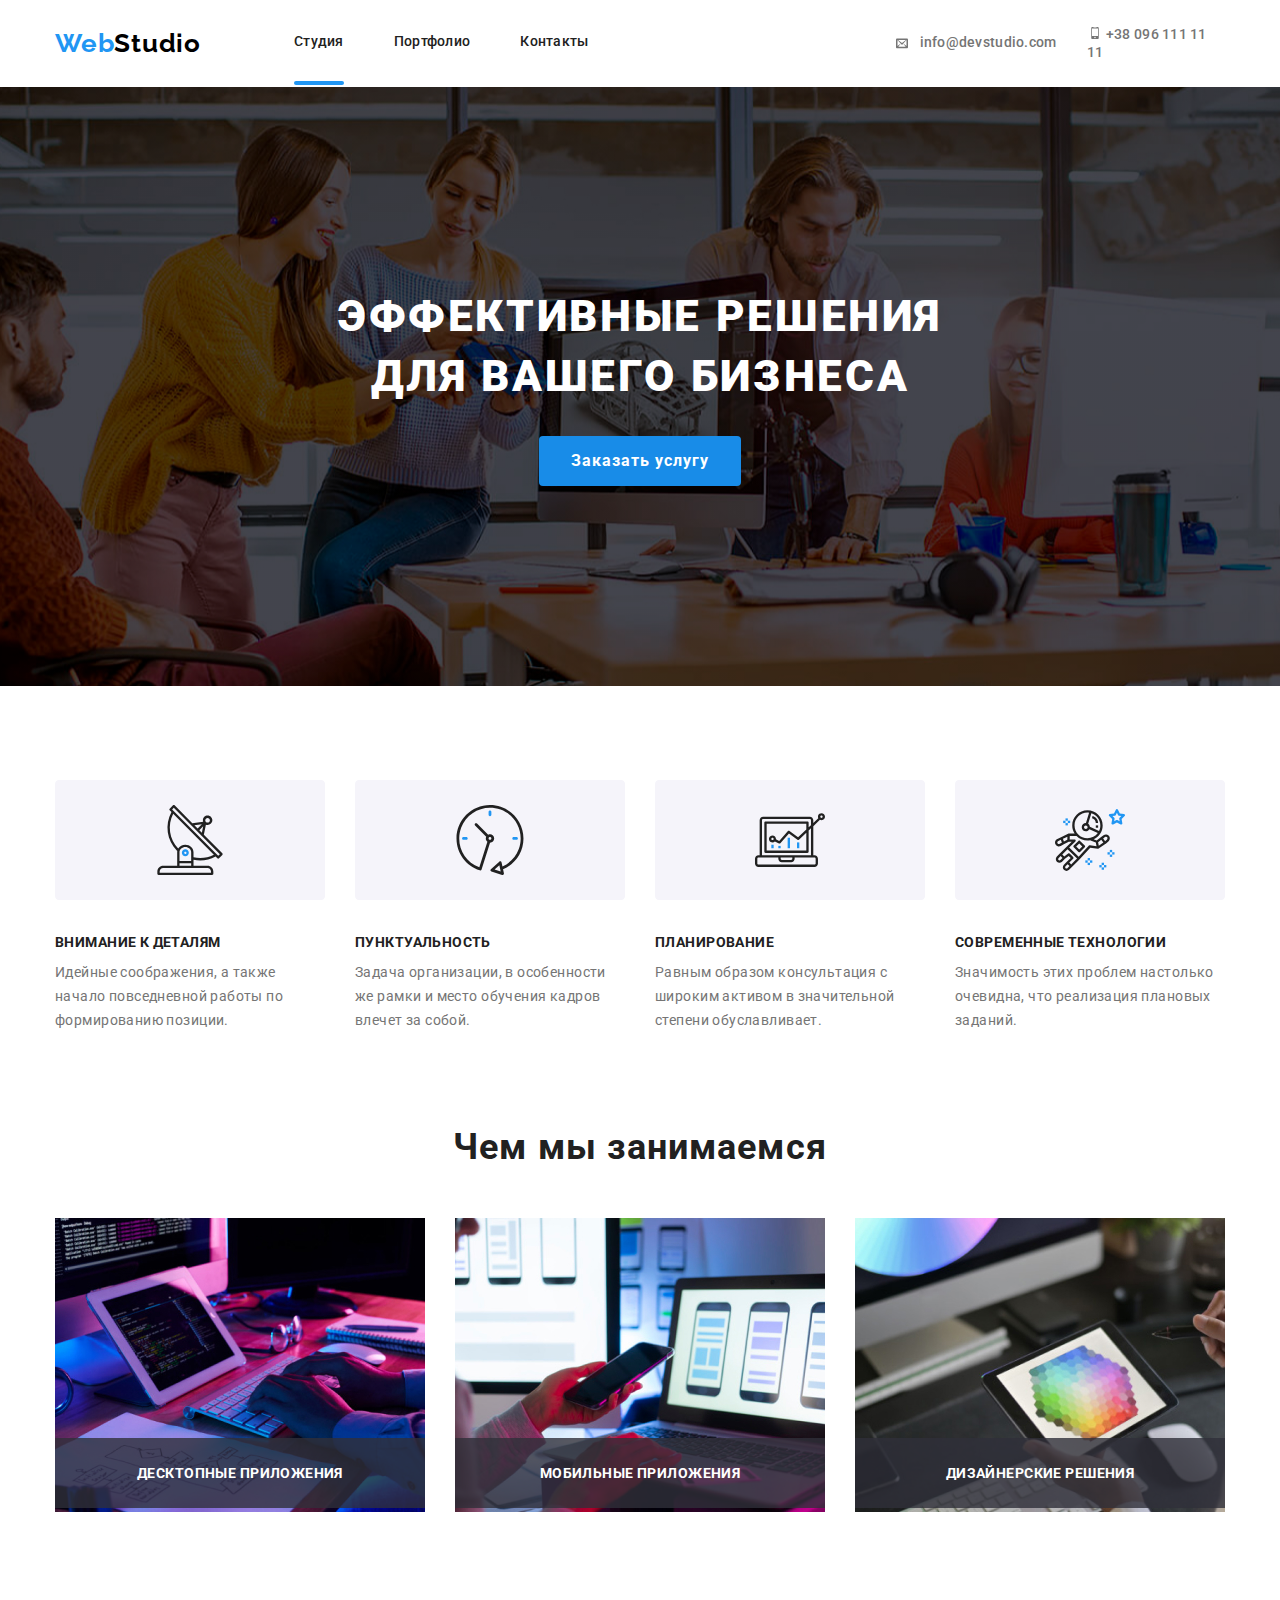
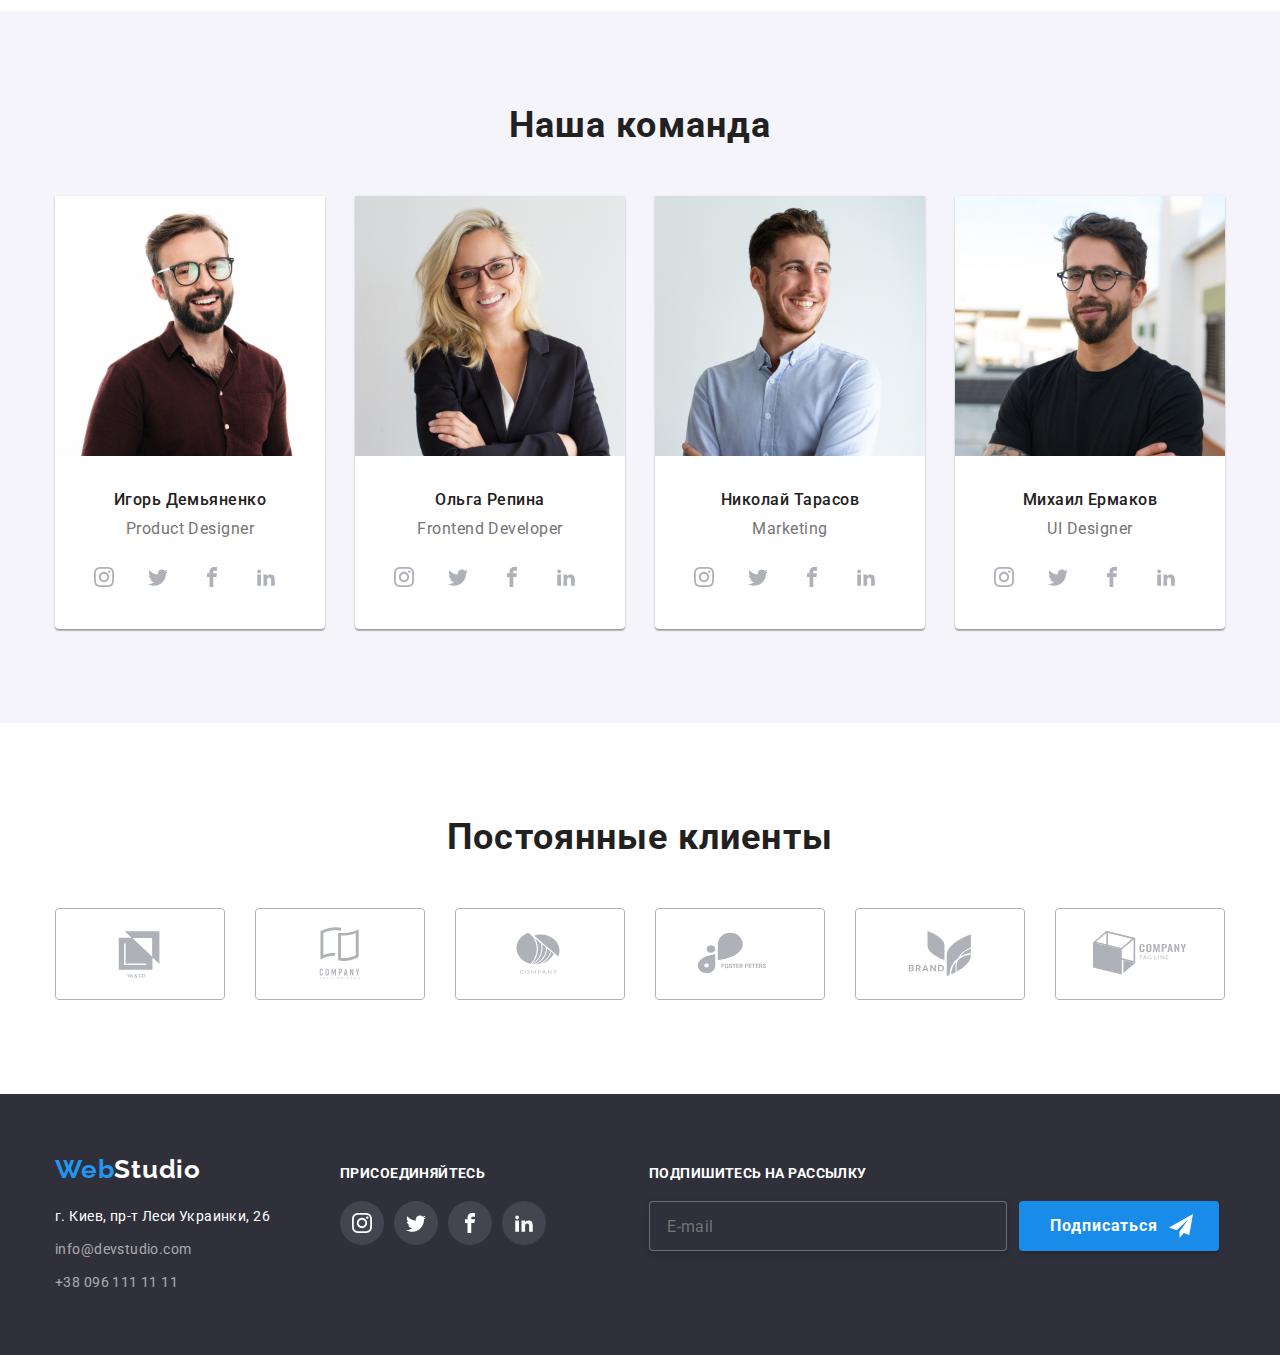
<file: index.html>
<!DOCTYPE html>
<html lang="en">
  <head>
    <meta charset="UTF-8" />
    <meta http-equiv="X-UA-Compatible" content="IE=edge" />
    <meta name="viewport" content="width=device-width, initial-scale=1.0" />
    <title>Главная</title>
    <link rel="preconnect" href="https://fonts.googleapis.com" />
    <link rel="preconnect" href="https://fonts.gstatic.com" crossorigin />
    <link
      href="https://fonts.googleapis.com/css2?family=Raleway:wght@700&family=Roboto:wght@400;500;700;900&display=swap"
      rel="stylesheet"
    />
    <link rel="stylesheet" href="./css/modern-normalize.css" />
    <link rel="stylesheet" href="./css/main.min.css">
   </head>
   <body>
    <!--Top line-->
     <section class="header">
       <div class="container">
        <header class="header__top-line">
          <nav class="header__nav">
            <a class="top-line-link" href="https://github.com/"
              ><span class="span">Web</span>Studio</a
            >
            <ul class="top-link">
              <li class="top-link__item">
                <a class="top-link__nav activ" href="index.html">Студия</a>
             </li>
              <li class="top-link__item">
                <a class="top-link__nav" href="Portfolio/portfolio.html"
                  >Портфолио</a>
              </li>
              <li class="top-link__item">
                <a class="top-link__nav" href="">Контакты</a>
              </li>
            </ul>
            <ul class="adress">
              <li class="adress-item">
                <a class="mail-link" href="mailto:info@devstudio.com">
                  <svg class="mail-icon">
                    <use href=./img/symbol-defs.svg#icon-envelop></use>
                  </svg> info@devstudio.com
                </a>
              </li>
               <li>
                <a class="tel-link" href="tel:+380961111111">
                 <svg class="tel-icon">
                   <use href=./img/symbol-defs.svg#icon-mobile></use>
                 </svg> +38 096 111 11 11</a
                >
               </li>
             </ul>
           </nav>
         </header>
       </div>
     </section>
    <main>
      <!--Title-etions-->

    <section class="hiro">
       <div class="title-container">
          <h1 class="text">
            Эффективные решения <br />
            для вашего бизнеса
          </h1>
           <div>
              <button data-modal-open class="button" type="button">Заказать услугу</button>
           </div>
               <div class="backdrop is-hidden" data-modal>
                 <div class="modal">
                   <button type="button" class="close-modal" data-modal-close>
                     <svg class="close-button" width="18px" height="18px">
                       <use href="./img/symbol-defs.svg#icon-close"></use>
                     </svg>
                   </button>
                   <b class="title-modal">
                     Оставьте свои данные, мы вам перезвоним
                   </b>
                    <div class="form-box">
                     <form class="form-container">
                      
                       <label class="form-field">
                        
                         <span class="label-modal">Имя</span>
                           <input type="text" class="form-input" name="name">
                            <svg class="modal-icon" width="18" height="18" >
                             <use href="img/symbol-defs.svg#icon-person"></use>
                          </svg>
                       </label>

                       <label class="form-field">
                           <span class="label-modal">Телефон</span> 
                            <input type="tel" class="form-input" name="tel">
                            <svg class="modal-icon" width="18" height="18">
                              <use href="img/symbol-defs.svg#icon-phone"></use>
                            </svg>
                       </label>

                        <label class="form-field">
                            <span class="label-modal">Почта</span>
                              <input type="email" class="form-input" name="emeil">
                                <svg class="modal-icon" width="18" height="18">
                                  <use href="img/symbol-defs.svg#icon-email"></use>
                                </svg>
                              </label>
                         <label class="form-field">
                            <span class="label-modal">Коментарий</span>
                             <textarea name="user-msg" placeholder="Введите текст" class="form-messeg"></textarea>
                         </label>
                         <input type="checkbox" class="policy-chackbox" id="policy-check">
                         <label class="policy-box" for="policy-check">
                           Соглашаюсь с рассылкой и принимаю &nbsp;<a href=""> Условия договора</a> 
                         </label>
                       <button class="form-submit" type="submit">Отправить</button>
                     </form>
                   </div>
                 </div>
              </div>
            
      </div>
      </section>

      <!--peculiarities-seсtion-->

      <section class="peculiarities">
        <div class="container">
          <ul class="group-peculiarities">
            <li class="feature">
               <svg class="feature__antenna" width="270" height="120">
                   <use href="./img/symbol-defs.svg#icon-Group-1"> 
                   </use>
               </svg>
              <h3 class="feature__title">Внимание к деталям</h3>
              <p class="feature__text">
                Идейные соображения, а также начало повседневной работы по
                формированию позиции.
              </p>
            </li>
            <li class="feature">
               <svg class="feature__clock" width="270" height="120">
                   <use href="./img/symbol-defs.svg#icon-Group-2"> 
                   </use>
               </svg>
              <h3 class="feature__title">Пунктуальность</h3>
              <p class="feature__text">
                Задача организации, в особенности же рамки и место обучения
                кадров влечет за собой.
              </p>
            </li>
            <li class="feature">
               <svg class="feature__diagram" width="270" height="120">
                   <use href="./img/symbol-defs.svg#icon-Group-3"> 
                   </use>
               </svg>
              <h3 class="feature__title">Планирование</h3>
              <p class="feature__text">
                Равным образом консультация с широким активом в значительной
                степени обуславливает.
              </p>
            </li>
            <li class="feature">
               <svg class="feature__astronaut" width="270" height="120">
                   <use href="./img/symbol-defs.svg#icon-Group-4"> 
                   </use>
               </svg>
              <h3 class="feature__title">Современные технологии</h3>
              <p class="feature__text">
                Значимость этих проблем настолько очевидна, что реализация
                плановых заданий.
              </p>
            </li>
          </ul>
        </div>
      </section>

      <!--what are we doing-->

      <section class="what-are-we-doing">
        <div class="container">
          <h2 class="what-are-we-doing__title">Чем мы занимаемся</h2>
          <ul class="what-are-we-doing__img">
            <li class="img">
              <img src=./img/img.jpg alt="работа за компютером" width="370" />
            </li>
            <div class="descript">
              <p class="descript__title">Десктопные приложения</p>
            </div>
            <li class="img">
              <img src=./img/img(1).jpg alt="работа за телефоном" width="370" />
              <div class="descript">
              <p class="descript__title">Мобильные приложения</p>
            </div>
            </li>
            
            <li class="img">
              <img src=./img/img(2).jpg alt="работа за планшетом" width="370"/>
            <div class="descript">
              <p class="descript__title">Дизайнерские решения</p>
            </div>
            </li>
             
          </ul>
        </div>
      </section>

      <!--our team-->

   <section class="our-team">
        <div class="container">
          <h2 class="our-team__title">Наша команда</h2>
          <ul class="team">
            <li class="team__img">
              <img src=./img/img(3).jpg alt="Product Designer" width="270"/>
              <div class="team__title">
                <h3 class="team__name">Игорь Демьяненко</h3>
                <p class="team__profession">Product Designer</p>
              </div>
               <ul class="social-links">
                 <li class="social-list">
                 <a class="social-list__icon" href="#">
                   <svg class="team-icon" width="20px" height="20px">
                  <use href='./img/symbol-defs.svg#icon-instagram'></use>
                  </svg>
                 </a>  
                 </li>
                 <li class="social-list">
                  <a class="social-list__icon" href="#">
                   <svg class="team-icon" width="20px" height="20px">
                   <use href='./img/symbol-defs.svg#icon-twitter'></use>
                   </svg>
                 </a> 
                 </li>
                 <li class="social-list">
                   <a class="social-list__icon" href="#">
                   <svg class="team-icon" width="20px" height="20px">
                   <use href='./img/symbol-defs.svg#icon-facebook'></use>
                   </svg>
                   </a>
                 </li>
                 <li class="social-list">
                    <a class="social-list__icon" href="#">
                    <svg class="team-icon" width="20px" height="20px">
                    <use href='./img/symbol-defs.svg#icon-linkedin2'></use>
                    </svg>
                    </a>
                  </li>
                </ul>
            </li>
            <li class="team__img">
              <img src=./img/img(4).jpg alt="Frontend Developer" width="270" />
              <div class="team__title">
                <h3 class="team__name">Ольга Репина</h3>
                <p class="team__profession">Frontend Developer</p>
              </div>
               <ul class="social-links">
                 <li class="social-list">
                  <a class="social-list__icon" href="#">
                   <svg class="team-icon" width="20px" height="20px">
                   <use href='./img/symbol-defs.svg#icon-instagram'></use>
                   </svg>
                 </a>  
                 </li>
                 <li class="social-list">
                   <a class="social-list__icon" href="#">
                   <svg class="team-icon" width="20px" height="20px">
                   <use href='./img/symbol-defs.svg#icon-twitter'></use>
                   </svg>
                   </a> 
                </li>
                 <li class="social-list">
                    <a class="social-list__icon" href="#">
                    <svg class="team-icon" width="20px" height="20px">
                    <use href='./img/symbol-defs.svg#icon-facebook'></use>
                    </svg>
                    </a>
                </li>
                 <li class="social-list">
                    <a class="social-list__icon" href="#">
                    <svg class="team-icon" width="20px" height="20px">
                    <use href='./img/symbol-defs.svg#icon-linkedin2'></use>
                    </svg>
                    </a>
                </li>
              </ul>
            </li>
            <li class="team__img">
              <img src=./img/img(5).jpg alt="Marketing" width="270" />
              <div class="team__title">
                <h3 class="team__name">Николай Тарасов</h3>
                <p class="team__profession">Marketing</p>
              </div>
               <ul class="social-links">
                 <li class="social-list">
                  <a class="social-list__icon" href="#">
                   <svg class="team-icon" width="20px" height="20px">
                  <use href='./img/symbol-defs.svg#icon-instagram'></use>
                  </svg>
                  </a>  
                 </li>
                 <li class="social-list">
                   <a class="social-list__icon" href="#">
                   <svg class="team-icon" width="20px" height="20px">
                   <use href='./img/symbol-defs.svg#icon-twitter'></use>
                   </svg>
                   </a> 
                </li>
                 <li class="social-list">
                    <a class="social-list__icon" href="#">
                    <svg class="team-icon" width="20px" height="20px">
                     <use href='./img/symbol-defs.svg#icon-facebook'></use>
                    </svg>
                    </a>
                </li>
                 <li class="social-list">
                     <a class="social-list__icon" href="#">
                    <svg class="team-icon" width="20px" height="20px">
                    <use href='./img/symbol-defs.svg#icon-linkedin2'></use>
                    </svg>
                    </a>
                </li>
              </ul>
            </li>
            <li class="team__img">
              <img src=./img/img(6).jpg alt="UI Designer" width="270" />
              <div class="team__title">
                <h3 class="team__name">Михаил Ермаков</h3>
                <p class="team__profession">UI Designer</p>
              </div>
               <ul class="social-links">
                  <li class="social-list">
                     <a class="social-list__icon" href="#">
                     <svg class="team-icon" width="20px" height="20px">
                     <use href='./img/symbol-defs.svg#icon-instagram'></use>
                     </svg>
                     </a>  
                  </li>
                   <li class="social-list">
                      <a class="social-list__icon" href="#">
                      <svg class="team-icon" width="20px" height="20px">
                      <use href='./img/symbol-defs.svg#icon-twitter'></use>
                      </svg>
                      </a> 
                  </li>
                  <li class="social-list">
                     <a class="social-list__icon" href="#">
                     <svg class="team-icon" width="20px" height="20px">
                     <use href='./img/symbol-defs.svg#icon-facebook'></use>
                     </svg>
                     </a>
                  </li>
                   <li class="social-list">
                     <a class="social-list__icon" href="#">
                     <svg class="team-icon" width="20px" height="20px">
                     <use href='./img/symbol-defs.svg#icon-linkedin2'></use>
                     </svg>
                     </a>
                   </li>
              </ul>
            </li>
          </ul>
        </div>
      </section>
      
      <!--regular-customers-->

  <section class="regular-customers">
      <div class="container">
          <h2 class="regular-customers__title">Постоянные клиенты</h2> 
          <div class="customers">
          <ul class="customers__client">
            <li class="client">
              <a href="#" class="customers__link">
              <svg class="svg" width="106" height="60">
              <use href="./img/symbol-defs.svg#icon-Logo"></use>
              </svg>
              </a>
           </li>
             <li class="client">
               <a href="#" class="customers__link">
               <svg class="svg" width="106" height="60">
               <use href="./img/symbol-defs.svg#icon-Logo-1"></use>
               </svg>
               </a>
            </li>
             <li class="client">
               <a href="#" class="customers__link">
               <svg class="svg" width="106" height="60">
               <use href="./img/symbol-defs.svg#icon-Logo-2"></use></svg></a>
             </li>
             <li class="client">
               <a href="#" class="customers__link">
               <svg class="svg" width="106" height="60">
               <use href="./img/symbol-defs.svg#icon-Logo-3"></use></svg></a>
            </li>
            <li class="client">
              <a href="#" class="customers__link">
              <svg class="svg" width="106" height="60">
              <use href="./img/symbol-defs.svg#icon-Logo-4"></use></svg></a>
            </li>
            <li class="client">
               <a href="#" class="customers__link">
               <svg class="svg" width="106" height="60">
               <use href="./img/symbol-defs.svg#icon-Logo-5"></use></svg></a>
             </li>
         </ul>
      </div>
        </div>
        
   </section>
    </main>

    <!--section-footer-->
    
    <footer class="footer-title">
        <section class="footer">
          <div class="footer-container">
           <div class="footer-contacts">
             <a class="footer-link" href="https://github.com/"><span class="span">Web</span>Studio</a>
              <ul class="footer-adress">
                  <li class="footer-item">г. Киев, пр-т Леси Украинки, 26

                 </li>
                    <li class="footer-item">
                      <a class="footer-mail-link" href="mailto:info@devstudio.com"
                      >info@devstudio.com</a>
                     </li>
                   <li class="footer-item">
                      <a class="footer-tel-link" href="tel:+380961111111"
                      >+38 096 111 11 11</a>
                  </li>
                 </ul>
            </div>

            <div class="footer-social">
                <p class="social-title">присоединяйтесь</p>
      
              <ul class="foter-social-links">
                 <li class="social-list">
                 <a class="social-list__icon" href="#">
                   <svg class="icon" width="20px" height="20px">
                  <use href='./img/symbol-defs.svg#icon-instagram'></use>
                </svg>
                 </a>  
                 </li>
                 <li class="social-list">
                 <a class="social-list__icon" href="#">
                   <svg class="icon" width="20px" height="20px">
                  <use href='./img/symbol-defs.svg#icon-twitter'></use>
                </svg>
                 </a> 
                </li>
                 <li class="social-list">
                 <a class="social-list__icon" href="#">
                   <svg class="icon" width="20px" height="20px">
                  <use href='./img/symbol-defs.svg#icon-facebook'></use>
                </svg>
                 </a>
                </li>
                 <li class="social-list">
                 <a class="social-list__icon" href="#">
                   <svg class="icon" width="20px" height="20px">
                  <use href='./img/symbol-defs.svg#icon-linkedin2'></use>
                </svg>
                 </a>
                </li>
             </ul>
           </div>
           <div class="footer-email">
             
             <form class="footer-form">
               <b class="footer-form__title">Подпишитесь на рассылку</b>
               <label class="footer-form__label">
                 <input type="email" name="email" placeholder="E-mail" class="footer-input">
                 <button class="footer-submit" type="submit"> <span class="footer-span">Подписаться</span> </button>
               </label>
             </form>
           </div>
           </div>
         </section>
    </footer>
    
          
    <script src="./js/modal.js"></script>
  </body>
</html>
</file>
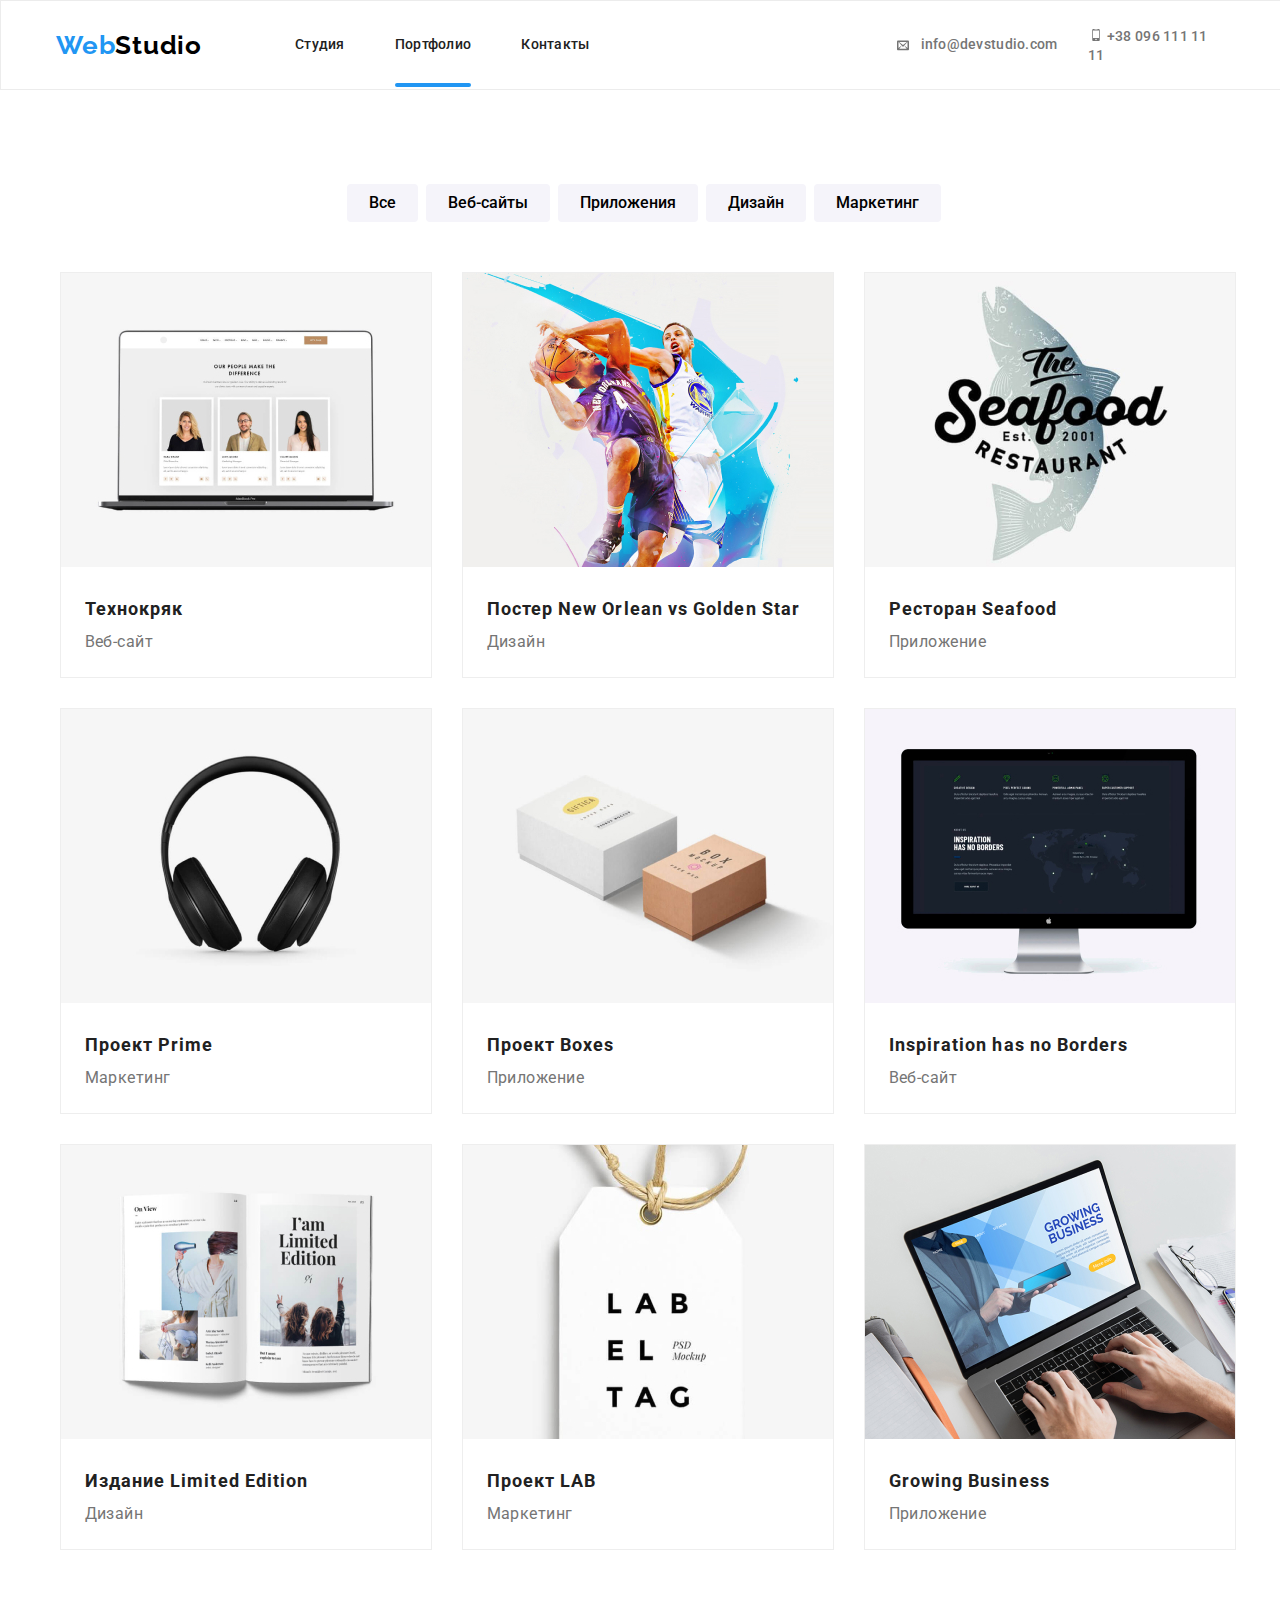
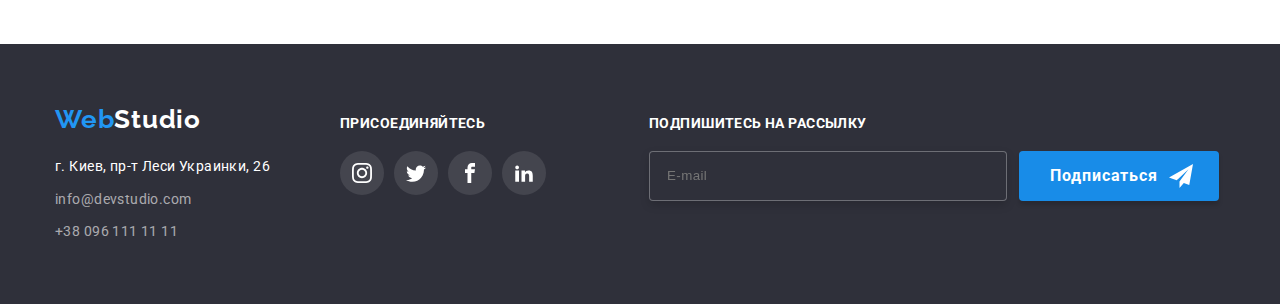
<file: Portfolio/portfolio.html>
<!DOCTYPE html>
<html lang="en">
  <head>
    <meta charset="UTF-8" />
    <meta http-equiv="X-UA-Compatible" content="IE=edge" />
    <meta name="viewport" content="width=device-width, initial-scale=1.0" />
    <title>Портфолио</title>
    <link rel="preconnect" href="https://fonts.googleapis.com" />
    <link rel="preconnect" href="https://fonts.gstatic.com" crossorigin />
    <link
      href="https://fonts.googleapis.com/css2?family=Raleway:wght@700&family=Roboto:wght@400;500;700;900&display=swap"
      rel="stylesheet"
    />
    <link
      rel="stylesheet"
      href="https://cdnjs.cloudflare.com/ajax/libs/modern-normalize/1.1.0/modern-normalize.min.css"
      integrity="sha512-wpPYUAdjBVSE4KJnH1VR1HeZfpl1ub8YT/NKx4PuQ5NmX2tKuGu6U/JRp5y+Y8XG2tV+wKQpNHVUX03MfMFn9Q=="
      crossorigin="anonymous"
      referrerpolicy="no-referrer"/>
    <link rel="stylesheet" href="../css/main.min.css"/>
  </head>
  <!--Top line-->
  <body>
    <section class="section-header-portfolio">
      <div class="container">
        <header class="header__top-line">
          <nav class="header__nav">
            <a class="top-line-link" href="https://github.com/"
              ><span class="span">Web</span>Studio</a
            >
            <ul class="top-link">
              <li class="top-link__item">
                <a class="top-link__nav" href="../index.html">Студия</a>
              </li>
              <li class="top-link__item">
                <a class="top-link__nav activ" href="Portfolio/portfolio.html"
                  >Портфолио</a>
                </li>
              <li class="top-link__item">
                <a class="top-link__nav" href="">Контакты</a>
              </li>
            </ul>
            <ul class="adress">
              <li class="adress-item">
                <a class="mail-link" href="mailto:info@devstudio.com">
                  <svg class="mail-icon">
                    <use href=./img/symbol-defs.svg#icon-envelop></use>
                  </svg> info@devstudio.com
                </a>
              </li>
              <li>
                <a class="tel-link" href="tel:+380961111111">
                 <svg class="tel-icon">
                   <use href=./img/symbol-defs.svg#icon-mobile></use>
                 </svg> +38 096 111 11 11</a
                >
              </li>
            </ul>
          </nav>
        </header>
      </div>
    </section>
    <!--Portfolio-->
    <main>
      <section class="portfolio-section">
        <div class="portfolio-container">
          <div class="filters-portfolio">
            <ul class="filters">
              <li>
                <button class="button-portfolio" type="button">Все</button>
              </li>
              <li>
                <button class="button-portfolio" type="button">Веб-сайты</button>
              </li>
              <li>
                <button class="button-portfolio" type="button">Приложения</button>
              </li>
              <li>
                <button class="button-portfolio" type="button">Дизайн</button>
              </li>
              <li>
                <button class="button-portfolio" type="button">Маркетинг</button>
              </li>
            </ul>
          </div>

          <ul class="portfolio-img">
            <li class="container1">
              <a href="#" class="work">
                <div class="portfolio-description">
                   <img src="img/img(1).jpg"  alt="ноутбук"/>
                    <p class="description-text">
                      Технокряк это современная площадка распространения коронавируса. Компании
                       используют эту платформу для цифрового шпионажа и атак на защищённые сервера
                        конкурентов.
                    </p>
                </div>
                <div class="portfolio-title">
                    <h3 class="portfolio-title-container">Технокряк</h3>
                    <p class="porfolio-name">Веб-сайт</p>
               </div>
              </a>
            </li>
            <li class="container2">
              <a href="#" class="work">
                 <div class="portfolio-description">
                   <img src="img/img.jpg" alt="игра-в-баскетбол" />
                    <p class="description-text">
                      Технокряк это современная площадка распространения коронавируса. Компании
                       используют эту платформу для цифрового шпионажа и атак на защищённые сервера
                        конкурентов.
                    </p>
                 </div>
                <div class="portfolio-title">
                   <h3 class="portfolio-title-container">
                    Постер New Orlean vs Golden Star
                   </h3>
                 <p class="porfolio-name">Дизайн</p>
                </div>
             </a> 
            </li>
            <li class="container3">
             <a href="#" class="work">
                  <div class="portfolio-description">
                   <img src="img/img(2).jpg" alt="логотип-ресторана" />
                    <p class="description-text">
                      Технокряк это современная площадка распространения коронавируса. Компании
                       используют эту платформу для цифрового шпионажа и атак на защищённые сервера
                        конкурентов.
                    </p>
                  </div>
                <div class="portfolio-title">
                  <h3 class="portfolio-title-container">Ресторан Seafood</h3>
                  <p class="porfolio-name">Приложение</p>
                </div>
              </a>
             </li>
          
            <li class="container4">
              <a href="#" class="work">
                <div class="portfolio-description">
                  <img src="img/img(3).jpg" alt="наушники" />
                  <p class="description-text">
                      Технокряк это современная площадка распространения коронавируса. Компании
                       используют эту платформу для цифрового шпионажа и атак на защищённые сервера
                        конкурентов.
                    </p>
               </div>
                <div class="portfolio-title">
                  <h3 class="portfolio-title-container">Проект Prime</h3>
                  <p class="porfolio-name">Маркетинг</p>
                </div>
              </a>
            </li>
            
            <li class="container5">
              <a href="#" class="work">
                 <div class="portfolio-description">
                   <img src="img/img(4).jpg" alt="коробки" />
                    <p class="description-text">
                      Технокряк это современная площадка распространения коронавируса. Компании
                       используют эту платформу для цифрового шпионажа и атак на защищённые сервера
                        конкурентов.
                    </p>
                </div>
                <div class="portfolio-title">
                  <h3 class="portfolio-title-container">Проект Boxes</h3>
                  <p class="porfolio-name">Приложение</p>
                </div>
              </a>
            </li>
            
            <li class="container6">
              <a href="#" class="work">
                <div class="portfolio-description">
                   <img src="img/img(5).jpg" alt="монитор" />
                   <p class="description-text">
                      Технокряк это современная площадка распространения коронавируса. Компании
                       используют эту платформу для цифрового шпионажа и атак на защищённые сервера
                        конкурентов.
                    </p>
                 </div>
                <div class="portfolio-title">
                   <h3 class="portfolio-title-container">Inspiration has no Borders</h3>
                   <p class="porfolio-name">Веб-сайт</p>
              </div>
              </a>
            </li>
            <li class="container7">
              <a href="#" class="work">
                <div class="portfolio-description">
                   <img src="img/img(6).jpg" alt="книжка" />
                    <p class="description-text">
                      Технокряк это современная площадка распространения коронавируса. Компании
                       используют эту платформу для цифрового шпионажа и атак на защищённые сервера
                        конкурентов.
                    </p>
                 </div>
               <div class="portfolio-title">
                   <h3 class="portfolio-title-container">Издание Limited Edition</h3>
                   <p class="porfolio-name">Дизайн</p>
               </div>
              </a>
            </li>
           
            <li class="container8">
              <a href="#" class="work">
                <div class="portfolio-description">
                   <img src="img/img(7).jpg" alt="бирка" />
                   <p class="description-text">
                      Технокряк это современная площадка распространения коронавируса. Компании
                       используют эту платформу для цифрового шпионажа и атак на защищённые сервера
                        конкурентов.
                    </p>
                 </div>
                <div class="portfolio-title">
                  <h3 class="portfolio-title-container">Проект LAB</h3>
                  <p class="porfolio-name">Маркетинг</p>
                </div>
              </a>
            </li>
            
            <li class="container9">
               <a href="#" class="work">
                  <div class="portfolio-description">
                     <img src="img/img(8).jpg" alt="ноутбук" />
                     <p class="description-text">
                       Технокряк это современная площадка распространения коронавируса. Компании
                       используют эту платформу для цифрового шпионажа и атак на защищённые сервера
                        конкурентов.
                     </p>
                  </div>
                 <div class="portfolio-title">
                   <h3 class="portfolio-title-container">Growing Business</h3>
                    <p class="porfolio-name">Приложение</p>
                 </div>
               </a>
             </li>
           
          </ul>
        </div>
      </section>
    </main>
    <!--Footer-->
      <footer class="footer-title">
        <section class="footer">
          <div class="footer-container">
           <div class="footer-contacts">
             <a class="footer-link" href="https://github.com/"><span class="span">Web</span>Studio</a>
              <ul class="footer-adress">
                  <li class="footer-item">г. Киев, пр-т Леси Украинки, 26

                 </li>
                    <li class="footer-item">
                      <a class="footer-mail-link" href="mailto:info@devstudio.com"
                      >info@devstudio.com</a>
                     </li>
                   <li class="footer-item">
                      <a class="footer-tel-link" href="tel:+380961111111"
                      >+38 096 111 11 11</a>
                  </li>
                 </ul>
            </div>

            <div class="footer-social">
                <p class="social-title">присоединяйтесь</p>
      
              <ul class="foter-social-links">
                 <li class="social-list">
                 <a class="social-list__icon" href="#">
                   <svg class="icon" width="20px" height="20px">
                  <use href='./img/symbol-defs.svg#icon-instagram'></use>
                </svg>
                 </a>  
                 </li>
                 <li class="social-list">
                 <a class="social-list__icon" href="#">
                   <svg class="icon" width="20px" height="20px">
                  <use href='./img/symbol-defs.svg#icon-twitter'></use>
                </svg>
                 </a> 
                </li>
                 <li class="social-list">
                 <a class="social-list__icon" href="#">
                   <svg class="icon" width="20px" height="20px">
                  <use href='./img/symbol-defs.svg#icon-facebook'></use>
                </svg>
                 </a>
                </li>
                 <li class="social-list">
                 <a class="social-list__icon" href="#">
                   <svg class="icon" width="20px" height="20px">
                  <use href='./img/symbol-defs.svg#icon-linkedin2'></use>
                </svg>
                 </a>
                </li>
             </ul>
           </div>
           <div class="footer-email">
             
             <form class="footer-form">
               <b class="footer-form__title">Подпишитесь на рассылку</b>
               <label class="footer-form__label">
                 <input type="email" name="email" placeholder="E-mail" class="footer-input">
                 <button class="footer-submit" type="submit"> <span class="footer-span">Подписаться</span> </button>
               </label>
             </form>
           </div>
           </div>
         </section>
    </footer>
  </body>
</html>
</file>
<file: css/main.min.css>
:root{--primary-text-color: #757575;--title-text-color: #212121;--accent-color: #ffffff}*{margin:0;padding:0;border:none}body{font-family:Roboto, sans-serif}ul{padding:0;margin:0;list-style:none}a{text-decoration:none}.container{width:1200px;margin:0 auto;padding-left:15px;padding-right:15px;-webkit-box-sizing:border-box;box-sizing:border-box}.button{margin-top:30px;padding:10px 32px;font-family:Roboto;font-style:normal;font-weight:bold;font-size:16px;line-height:1.87;background:#188ce8;-webkit-box-shadow:0px 4px 4px rgba(0,0,0,0.15);box-shadow:0px 4px 4px rgba(0,0,0,0.15);-webkit-border-radius:4px;border-radius:4px;letter-spacing:0.06em;color:#ffffff}.backdrop{position:fixed;top:0;left:0;width:100%;height:100%;background:rgba(0,0,0,0.2);opacity:1;z-index:1;-webkit-transition:opacity 250ms cubic-bezier(0.4, 0, 0.2, 1);-o-transition:opacity 250ms cubic-bezier(0.4, 0, 0.2, 1);transition:opacity 250ms cubic-bezier(0.4, 0, 0.2, 1)}.backdrop.is-hidden{opacity:0;pointer-events:none}.backdrop.is-hidden .modal{-webkit-transform:translate(-50%, -50%) scale(0.1);-ms-transform:translate(-50%, -50%) scale(0.1);transform:translate(-50%, -50%) scale(0.1)}.modal{position:absolute;top:50%;left:50%;width:528px;min-height:581px;padding:40px;background:#ffffff;-webkit-box-shadow:0px 1px 3px rgba(0,0,0,0.12),0px 1px 1px rgba(0,0,0,0.14),0px 2px 1px rgba(0,0,0,0.2);box-shadow:0px 1px 3px rgba(0,0,0,0.12),0px 1px 1px rgba(0,0,0,0.14),0px 2px 1px rgba(0,0,0,0.2);-webkit-border-radius:4px;border-radius:4px;-webkit-transform:translate(-50%, -50%) scale(1);-ms-transform:translate(-50%, -50%) scale(1);transform:translate(-50%, -50%) scale(1);-webkit-transition:-webkit-transform 250ms cubic-bezier(0.4, 0, 0.2, 1);transition:-webkit-transform 250ms cubic-bezier(0.4, 0, 0.2, 1);-o-transition:transform 250ms cubic-bezier(0.4, 0, 0.2, 1);transition:transform 250ms cubic-bezier(0.4, 0, 0.2, 1);transition:transform 250ms cubic-bezier(0.4, 0, 0.2, 1), -webkit-transform 250ms cubic-bezier(0.4, 0, 0.2, 1)}.close-modal{position:absolute;top:8px;right:8px;width:30px;height:30px;border:1px solid rgba(0,0,0,0.1);-webkit-border-radius:50%;border-radius:50%;background-color:#fff;cursor:pointer}.close-button{margin-top:5px}.close-button:hover,:focus{outline:none;border-color:rgba(0,0,0,0.1);fill:#2196f3;-webkit-transition:fill 250ms cubic-bezier(0.4, 0, 0.2, 1);-o-transition:fill 250ms cubic-bezier(0.4, 0, 0.2, 1);transition:fill 250ms cubic-bezier(0.4, 0, 0.2, 1)}.title-modal{display:block;margin-bottom:20px;width:448px;height:23px;font-family:Roboto;font-style:normal;font-weight:bold;font-size:20px;line-height:23px;text-align:center;letter-spacing:0.03em;color:#212121}.form-container{margin-top:12px}.form-field{margin-top:20px;display:block;margin-bottom:10px;position:relative}.form-field input,.form-messeg{width:100%;height:40px;border:1px solid rgba(33,33,33,0.2);-webkit-border-radius:4px;border-radius:4px;font-size:16px;margin-top:15px;padding:0 10px 0 40px;-webkit-transition:250ms linear border;-o-transition:250ms linear border;transition:250ms linear border}.form-field input:focus,.form-messeg:focus{outline:none;border:1px solid #2196f3}.form-field input:focus+svg,.form-messeg:focus+svg{fill:#2196f3}.form-messeg{resize:none;height:120px;padding:12px 16px}.label-modal{display:block;position:absolute;font-family:Roboto;font-style:normal;font-weight:normal;font-size:12px;line-height:14px;letter-spacing:0.01em;color:#757575;margin-top:-4px}.modal-icon{position:absolute;top:50%;left:10px;-webkit-transition:250ms linear fill;-o-transition:250ms linear fill;transition:250ms linear fill}.form-messeg:placeholder{color:rgba(117,117,117,0.5)}.policy-box{font-family:Roboto;font-style:normal;font-weight:normal;font-size:14px;line-height:24px;letter-spacing:0.03em;color:#757575;margin-bottom:30px;margin-left:10px;display:-webkit-box;display:-webkit-flex;display:-ms-flexbox;display:flex;-webkit-box-align:center;-webkit-align-items:center;-ms-flex-align:center;align-items:center}.policy-box a{color:#2196f3;text-decoration:underline}.policy-chackbox{position:absolute;width:1px;height:1px;margin:1px;border:0px;padding:0px;clip:rect(0 0 0 0);overflow:hidden}.policy-chackbox:checked+.policy-box::before{background-color:#2196f3;background-image:url(../img/icon-check.svg);background-repeat:no-repeat;background-position:center;border-color:transparent}.policy-chackbox:focus+.policy-box::before{border:none;outline:1px solid #2196f3}.policy-box::before{content:"";width:16px;height:16px;border:1px solid #212121;-webkit-border-radius:2px;border-radius:2px;margin-right:7px}.form-submit{width:200px;height:50px;font-family:Roboto;font-style:normal;font-weight:bold;font-size:16px;line-height:1.87;background:#188ce8;-webkit-box-shadow:0px 4px 4px rgba(0,0,0,0.15);box-shadow:0px 4px 4px rgba(0,0,0,0.15);-webkit-border-radius:4px;border-radius:4px;letter-spacing:0.06em;color:#ffffff}.footer-submit{width:200px;height:50px;margin-top:20px;margin-left:12px;font-family:Roboto;font-style:normal;font-weight:bold;font-size:16px;line-height:1.87;background:#188ce8;-webkit-box-shadow:0px 4px 4px rgba(0,0,0,0.15);box-shadow:0px 4px 4px rgba(0,0,0,0.15);-webkit-border-radius:4px;border-radius:4px;letter-spacing:0.06em;color:#ffffff;background-image:url(../img/icon-send.svg);background-repeat:no-repeat;background-position-y:center;background-position-x:150px}.header{width:100%;background:#ffffff;padding:25px 0}.hiro{width:100%;background:rgba(47,48,58,0.4);padding:200px 0 200px 0;background-position:center;background-repeat:no-repeat;background-image:-webkit-gradient(linear, left top, right top, from(rgba(0,0,0,0.5)), to(rgba(0,0,0,0.5))),url(../img/img7.jpg);background-image:-webkit-linear-gradient(left, rgba(0,0,0,0.5), rgba(0,0,0,0.5)),url(../img/img7.jpg);background-image:-o-linear-gradient(left, rgba(0,0,0,0.5), rgba(0,0,0,0.5)),url(../img/img7.jpg);background-image:linear-gradient(to right, rgba(0,0,0,0.5), rgba(0,0,0,0.5)),url(../img/img7.jpg)}.peculiarities{padding-top:94px}.what-are-we-doing{padding:94px 0}.our-team{text-align:center;padding-top:94px;padding-bottom:94px;background:#f5f4fa}.regular-customers{width:100%;margin:0 auto;text-align:center;padding-top:94px;padding-bottom:94px}.footer-title{display:-webkit-box;display:-webkit-flex;display:-ms-flexbox;display:flex;width:100%;padding:60px 0;background-color:#2f303a}.footer{width:1200px;margin:0 auto}.header__nav{-webkit-box-align:center;-webkit-align-items:center;-ms-flex-align:center;align-items:center;display:-webkit-box;display:-webkit-flex;display:-ms-flexbox;display:flex}.top-line-link{font-family:Raleway;font-style:normal;font-weight:bold;font-size:26px;line-height:1.19;letter-spacing:0.03em;color:#000;text-decoration:none;-webkit-transition:background-color,fill,color 250ms cubic-bezier(0.4, 0, 0.2, 1);-o-transition:background-color,fill,color 250ms cubic-bezier(0.4, 0, 0.2, 1);transition:background-color,fill,color 250ms cubic-bezier(0.4, 0, 0.2, 1)}.top-line-link:hover,.top-line-link:focus{color:#2196f3}.top-link{display:-webkit-box;display:-webkit-flex;display:-ms-flexbox;display:flex}.link1:hover,.link1:focus{color:#2196f3}.top-link__item:nth-child(1){margin:0 50px 0 93px}.top-link__item:nth-child(2){margin-right:50px}.adress-item:nth-child(1){margin:0 30px 0 305px}.top-link__nav{font-family:Roboto;font-style:normal;font-weight:500;font-size:14px;line-height:1.14;letter-spacing:0.02em;text-decoration:none;color:#212121;-webkit-transition:background-color,fill,color 250ms cubic-bezier(0.4, 0, 0.2, 1);-o-transition:background-color,fill,color 250ms cubic-bezier(0.4, 0, 0.2, 1);transition:background-color,fill,color 250ms cubic-bezier(0.4, 0, 0.2, 1)}.top-link__nav:hover,.top-link__nav:focus{color:#2196f3}.activ::after{content:"";display:block;position:relative;top:30px;bottom:auto;width:100%;height:4px;background-color:#2196f3;-webkit-border-radius:2px;border-radius:2px}.adress{display:-webkit-box;display:-webkit-flex;display:-ms-flexbox;display:flex;-webkit-box-align:center;-webkit-align-items:center;-ms-flex-align:center;align-items:center;-webkit-box-pack:center;-webkit-justify-content:center;-ms-flex-pack:center;justify-content:center}.mail-icon{width:16px;height:12px;margin-right:10px;fill:var(--primary-text-color);-webkit-transition:background-color,fill,color 250ms cubic-bezier(0.4, 0, 0.2, 1);-o-transition:background-color,fill,color 250ms cubic-bezier(0.4, 0, 0.2, 1);transition:background-color,fill,color 250ms cubic-bezier(0.4, 0, 0.2, 1)}.mail-link{display:-webkit-box;display:-webkit-flex;display:-ms-flexbox;display:flex;-webkit-box-align:center;-webkit-align-items:center;-ms-flex-align:center;align-items:center;font-family:Roboto;font-style:normal;font-weight:500;font-size:14px;line-height:1.14;letter-spacing:0.02em;color:#757575;text-decoration:none;-webkit-transition:background-color,fill,color 250ms cubic-bezier(0.4, 0, 0.2, 1);-o-transition:background-color,fill,color 250ms cubic-bezier(0.4, 0, 0.2, 1);transition:background-color,fill,color 250ms cubic-bezier(0.4, 0, 0.2, 1)}.mail-link:hover,.mail-link:focus{color:#2196f3}.mail-link:hover .mail-icon,.mail-link:focus .mail-icon{fill:#2196f3}.tel-icon{width:16px;height:12px;fill:var(--primary-text-color)}.tel-link{font-family:Roboto;font-style:normal;font-weight:500;font-size:14px;line-height:1.14;letter-spacing:0.02em;text-decoration:none;color:#757575;-webkit-transition:background-color,fill,color 250ms cubic-bezier(0.4, 0, 0.2, 1);-o-transition:background-color,fill,color 250ms cubic-bezier(0.4, 0, 0.2, 1);transition:background-color,fill,color 250ms cubic-bezier(0.4, 0, 0.2, 1)}.tel-link:hover,.tel-link:focus{color:#2196f3}.tel-link:hover:hover .tel-icon,.tel-link:hover:focus .tel-icon,.tel-link:focus:hover .tel-icon,.tel-link:focus:focus .tel-icon{fill:#2196f3}.span{color:#2196f3}.title-container{width:1200px;text-align:center;margin:0 auto}.text{margin:0pt;font-family:Roboto;font-style:normal;font-weight:900;font-size:44px;line-height:1.36;text-align:center;letter-spacing:0.06em;text-transform:uppercase;color:#ffffff}.group-peculiarities{display:-webkit-box;display:-webkit-flex;display:-ms-flexbox;display:flex}.feature:not(:last-child){margin-right:30px}.feature__antenna{margin-bottom:30px}.feature__clock{margin-bottom:30px}.feature__diagram{margin-bottom:30px}.feature__astronaut{margin-bottom:30px}.feature__title{padding-bottom:10px;font-family:Roboto;font-style:normal;font-weight:bold;font-size:14px;line-height:1.14;letter-spacing:0.03em;text-transform:uppercase;color:#212121}.feature__text{font-family:Roboto;font-style:normal;font-weight:normal;font-size:14px;line-height:1.71;letter-spacing:0.03em;color:#757575}.what-are-we-doing__img{display:-webkit-box;display:-webkit-flex;display:-ms-flexbox;display:flex}.what-are-we-doing__title{margin:0;margin-bottom:50px;text-align:center;font-family:Roboto;font-style:normal;font-weight:bold;font-size:36px;line-height:1.16;letter-spacing:0.03em;color:#212121}.img:not(:last-child){margin-right:30px}.descript{position:absolute;width:370px;height:70px;top:1438px;background:rgba(47,48,58,0.8)}.descript__title{margin:27px;color:#ffffff;font-family:Roboto;font-style:normal;font-weight:bold;font-size:14px;line-height:16px;text-align:center;letter-spacing:0.03em;text-transform:uppercase}.our-team__title{margin-bottom:50px;font-family:Roboto;font-style:normal;font-weight:bold;font-size:36px;line-height:1.16;letter-spacing:0.03em;color:#212121}.team{display:-webkit-box;display:-webkit-flex;display:-ms-flexbox;display:flex;margin:0}.team__title{padding-top:30px}.team__img{margin-right:30px;background:#ffffff;-webkit-box-shadow:0px 1px 3px rgba(0,0,0,0.12),0px 1px 1px rgba(0,0,0,0.14),0px 2px 1px rgba(0,0,0,0.2);box-shadow:0px 1px 3px rgba(0,0,0,0.12),0px 1px 1px rgba(0,0,0,0.14),0px 2px 1px rgba(0,0,0,0.2);-webkit-border-radius:0px 0px 4px 4px;border-radius:0px 0px 4px 4px}.team__name{padding-bottom:10px;font-family:Roboto;font-style:normal;font-weight:500;font-size:16px;line-height:1.18;text-align:center;letter-spacing:0.03em;color:#212121}.team__profession{font-family:Roboto;font-style:normal;font-weight:normal;font-size:16px;line-height:1.18;text-align:center;letter-spacing:0.03em;color:#757575}.social-links{display:-webkit-box;display:-webkit-flex;display:-ms-flexbox;display:flex;-webkit-box-pack:center;-webkit-justify-content:center;-ms-flex-pack:center;justify-content:center;-webkit-box-align:center;-webkit-align-items:center;-ms-flex-align:center;align-items:center;margin:16px 0 30px 0}.social-list{margin-right:10px}.social-list__icon{display:block;width:44px;height:44px;-webkit-border-radius:50%;border-radius:50%;background:rgba(255,255,255,0.1);-webkit-transition:background-color 250ms cubic-bezier(0.4, 0, 0.2, 1);-o-transition:background-color 250ms cubic-bezier(0.4, 0, 0.2, 1);transition:background-color 250ms cubic-bezier(0.4, 0, 0.2, 1)}.social-list__icon:hover{background-color:#2196f3}.social-list__icon:focus{background-color:#2196f3}.social-list__icon:focus .team-icon{fill:var(--accent-color)}.social-list__icon:hover .team-icon{fill:var(--accent-color)}.team-icon{margin-top:12px;fill:#afb1b8}.regular-customers__title{margin-bottom:50px;font-family:Roboto;font-style:normal;font-weight:bold;font-size:36px;line-height:1.16;letter-spacing:0.03em;color:#212121}.customers__client{width:1200px;margin:0 auto;display:-webkit-box;display:-webkit-flex;display:-ms-flexbox;display:flex;-webkit-box-pack:justify;-webkit-justify-content:space-between;-ms-flex-pack:justify;justify-content:space-between}.client{margin-right:30px;width:170px;height:92px}.customers__link{width:100%;height:100%;display:-webkit-box;display:-webkit-flex;display:-ms-flexbox;display:flex;-webkit-box-align:center;-webkit-align-items:center;-ms-flex-align:center;align-items:center;-webkit-box-pack:center;-webkit-justify-content:center;-ms-flex-pack:center;justify-content:center;border:1px solid #afb1b8;-webkit-border-radius:4px;border-radius:4px;fill:#afb1b8;-webkit-transition:fill 250ms cubic-bezier(0.4, 0, 0.2, 1),border-color 250ms cubic-bezier(0.4, 0, 0.2, 1);-o-transition:fill 250ms cubic-bezier(0.4, 0, 0.2, 1),border-color 250ms cubic-bezier(0.4, 0, 0.2, 1);transition:fill 250ms cubic-bezier(0.4, 0, 0.2, 1),border-color 250ms cubic-bezier(0.4, 0, 0.2, 1)}.customers__link:hover{fill:#2196f3;border-color:#2196f3}.customers__link:focus{fill:#2196f3;border-color:#2196f3}.svg{-webkit-transition:border-color 250ms cubic-bezier(0.4, 0, 0.2, 1);-o-transition:border-color 250ms cubic-bezier(0.4, 0, 0.2, 1);transition:border-color 250ms cubic-bezier(0.4, 0, 0.2, 1)}.svg:hover{fill:#2196f3;border-color:#2196f3}.svg:focus{fill:#2196f3;border-color:#2196f3}.footer-container{padding-left:15px;padding-right:15px;display:-webkit-box;display:-webkit-flex;display:-ms-flexbox;display:flex;-webkit-box-align:baseline;-webkit-align-items:baseline;-ms-flex-align:baseline;align-items:baseline}.footer-adress{-webkit-box-orient:vertical;-webkit-box-direction:normal;-webkit-flex-direction:column;-ms-flex-direction:column;flex-direction:column;padding-top:20px;font-family:Roboto;font-style:normal;font-weight:normal;font-size:14px;line-height:1.71;letter-spacing:0.03em;color:#ffffff}.footer-item:nth-child(2){padding:9px 0 9px 0}.footer-link{font-family:Raleway;font-style:normal;font-weight:bold;font-size:26px;line-height:1.19;letter-spacing:0.03em;color:#fff;text-decoration:none;-webkit-transition:color 250ms cubic-bezier(0.4, 0, 0.2, 1);-o-transition:color 250ms cubic-bezier(0.4, 0, 0.2, 1);transition:color 250ms cubic-bezier(0.4, 0, 0.2, 1)}.footer-link:hover,.footer-link:focus{color:#2196f3}.footer-mail-link{font-family:Roboto;font-style:normal;font-weight:normal;font-size:14px;line-height:1.71;letter-spacing:0.03em;color:rgba(255,255,255,0.6);-webkit-transition:color 250ms cubic-bezier(0.4, 0, 0.2, 1);-o-transition:color 250ms cubic-bezier(0.4, 0, 0.2, 1);transition:color 250ms cubic-bezier(0.4, 0, 0.2, 1)}.footer-mail-link:hover,.footer-mail-link:focus{color:#2196f3}.footer-tel-link{margin:9px o 9px 0;font-family:Roboto;font-style:normal;font-weight:normal;font-size:14px;line-height:1.71;letter-spacing:0.03em;text-decoration:none;color:rgba(255,255,255,0.6);-webkit-transition:color 250ms cubic-bezier(0.4, 0, 0.2, 1);-o-transition:color 250ms cubic-bezier(0.4, 0, 0.2, 1);transition:color 250ms cubic-bezier(0.4, 0, 0.2, 1)}.footer-tel-link:hover,.footer-tel-link:focus{color:#2196f3}.footer-contacts{display:-webkit-box;display:-webkit-flex;display:-ms-flexbox;display:flex;-webkit-box-orient:vertical;-webkit-box-direction:normal;-webkit-flex-direction:column;-ms-flex-direction:column;flex-direction:column}.footer-social{margin-left:70px}.foter-social-links{display:-webkit-box;display:-webkit-flex;display:-ms-flexbox;display:flex;-webkit-box-pack:center;-webkit-justify-content:center;-ms-flex-pack:center;justify-content:center;-webkit-box-align:center;-webkit-align-items:center;-ms-flex-align:center;align-items:center}.social-title{padding-bottom:20px;font-family:Roboto;font-style:normal;font-weight:bold;font-size:14px;line-height:16px;letter-spacing:0.03em;text-transform:uppercase;color:#ffffff}.icon{margin-top:12px;margin-left:12px;fill:var(--accent-color)}.footer-email{margin-left:93px}.footer-form{display:-webkit-box;display:-webkit-flex;display:-ms-flexbox;display:flex;-webkit-box-orient:vertical;-webkit-box-direction:normal;-webkit-flex-direction:column;-ms-flex-direction:column;flex-direction:column}.footer-form__label{display:-webkit-box;display:-webkit-flex;display:-ms-flexbox;display:flex}.footer-form__title{font-family:Roboto;font-style:normal;font-weight:bold;font-size:14px;line-height:16px;letter-spacing:0.03em;text-transform:uppercase;color:#ffffff}.footer-input{display:-webkit-box;display:-webkit-flex;display:-ms-flexbox;display:flex;margin-top:20px;width:358px;height:50px;padding:16px 17px;border:1px solid rgba(255,255,255,0.3);-webkit-box-sizing:border-box;box-sizing:border-box;-webkit-filter:drop-shadow(0px 4px 4px rgba(0,0,0,0.15));filter:drop-shadow(0px 4px 4px rgba(0,0,0,0.15));-webkit-border-radius:4px;border-radius:4px;letter-spacing:0.03em;color:rgba(255,255,255,0.6);background-color:#2f303a}.footer-span{margin-left:-30px}.portfolio-section{padding:94px 0}.portfolio-container{width:1200px;margin:0 auto;padding-left:15px}.filters-portfolio{padding-bottom:50px}.filters{display:-webkit-box;display:-webkit-flex;display:-ms-flexbox;display:flex;-webkit-box-pack:center;-webkit-justify-content:center;-ms-flex-pack:center;justify-content:center}.button-portfolio{padding:6px 22px;margin-right:8px;font-family:Roboto;font-style:normal;font-weight:500;font-size:16px;line-height:1.62;background:#f5f4fa;-webkit-border-radius:4px;border-radius:4px;border-color:#f5f4fa;-webkit-transition:background-color 250ms cubic-bezier(0.4, 0, 0.2, 1);-o-transition:background-color 250ms cubic-bezier(0.4, 0, 0.2, 1);transition:background-color 250ms cubic-bezier(0.4, 0, 0.2, 1)}.button-portfolio:hover,.button-portfolio:focus{background-color:#2196f3;color:#ffffff;-webkit-box-shadow:0px 3px 1px rgba(0,0,0,0.1),0px 1px 2px rgba(0,0,0,0.08),0px 2px 2px rgba(0,0,0,0.12);box-shadow:0px 3px 1px rgba(0,0,0,0.1),0px 1px 2px rgba(0,0,0,0.08),0px 2px 2px rgba(0,0,0,0.12)}.portfolio-img{display:-webkit-box;display:-webkit-flex;display:-ms-flexbox;display:flex;-webkit-box-pack:center;-webkit-justify-content:center;-ms-flex-pack:center;justify-content:center;-webkit-flex-wrap:wrap;-ms-flex-wrap:wrap;flex-wrap:wrap}.container1{position:relative;margin-right:30px;background:#ffffff;border:1px solid #eeeeee;-webkit-box-sizing:border-box;box-sizing:border-box}.container1:hover,.container1:focus{-webkit-box-shadow:0px 1px 1px rgba(0,0,0,0.12),0px 4px 4px rgba(0,0,0,0.06),1px 4px 6px rgba(0,0,0,0.16);box-shadow:0px 1px 1px rgba(0,0,0,0.12),0px 4px 4px rgba(0,0,0,0.06),1px 4px 6px rgba(0,0,0,0.16)}.portfolio-description{position:relative;overflow:hidden}.description-text{width:100%;height:100%;background:rgba(33,150,243,0.9);position:absolute;top:1px;left:0;padding:63px 24px;font-family:Roboto;font-style:normal;font-weight:normal;font-size:18px;line-height:28px;letter-spacing:0.03em;color:#ffffff;-webkit-transform:translateY(100%);-ms-transform:translateY(100%);transform:translateY(100%);-webkit-transition:-webkit-transform 250ms cubic-bezier(0.4, 0, 0.2, 1);transition:-webkit-transform 250ms cubic-bezier(0.4, 0, 0.2, 1);-o-transition:transform 250ms cubic-bezier(0.4, 0, 0.2, 1);transition:transform 250ms cubic-bezier(0.4, 0, 0.2, 1);transition:transform 250ms cubic-bezier(0.4, 0, 0.2, 1), -webkit-transform 250ms cubic-bezier(0.4, 0, 0.2, 1)}.work:hover .description-text{-webkit-transform:translateY(0);-ms-transform:translateY(0);transform:translateY(0);opacity:1}.work:focus .description-text{-webkit-transform:translateY(0);-ms-transform:translateY(0);transform:translateY(0);opacity:1}.container2{position:relative;margin-right:30px;background:#ffffff;border:1px solid #eeeeee;-webkit-box-sizing:border-box;box-sizing:border-box}.container2:hover,.container2:focus{-webkit-box-shadow:0px 1px 1px rgba(0,0,0,0.12),0px 4px 4px rgba(0,0,0,0.06),1px 4px 6px rgba(0,0,0,0.16);box-shadow:0px 1px 1px rgba(0,0,0,0.12),0px 4px 4px rgba(0,0,0,0.06),1px 4px 6px rgba(0,0,0,0.16)}.container2:hover .description-text{-webkit-transform:translateY(0);-ms-transform:translateY(0);transform:translateY(0);opacity:1}.container3{position:relative;background:#ffffff;border:1px solid #eeeeee;-webkit-box-sizing:border-box;box-sizing:border-box}.container3:hover,.container3:focus{-webkit-box-shadow:0px 1px 1px rgba(0,0,0,0.12),0px 4px 4px rgba(0,0,0,0.06),1px 4px 6px rgba(0,0,0,0.16);box-shadow:0px 1px 1px rgba(0,0,0,0.12),0px 4px 4px rgba(0,0,0,0.06),1px 4px 6px rgba(0,0,0,0.16)}.container3:hover .description-text{-webkit-transform:translateY(0);-ms-transform:translateY(0);transform:translateY(0);opacity:1}.container4{position:relative;margin-top:30px;margin-right:30px;background:#ffffff;border:1px solid #eeeeee;-webkit-box-sizing:border-box;box-sizing:border-box}.container4:hover,.container4:focus{-webkit-box-shadow:0px 1px 1px rgba(0,0,0,0.12),0px 4px 4px rgba(0,0,0,0.06),1px 4px 6px rgba(0,0,0,0.16);box-shadow:0px 1px 1px rgba(0,0,0,0.12),0px 4px 4px rgba(0,0,0,0.06),1px 4px 6px rgba(0,0,0,0.16)}.container4:hover .description-text{-webkit-transform:translateY(0);-ms-transform:translateY(0);transform:translateY(0);opacity:1}.container5{position:relative;margin-top:30px;margin-right:30px;background:#ffffff;border:1px solid #eeeeee;-webkit-box-sizing:border-box;box-sizing:border-box}.container5:hover,.container5:focus{-webkit-box-shadow:0px 1px 1px rgba(0,0,0,0.12),0px 4px 4px rgba(0,0,0,0.06),1px 4px 6px rgba(0,0,0,0.16);box-shadow:0px 1px 1px rgba(0,0,0,0.12),0px 4px 4px rgba(0,0,0,0.06),1px 4px 6px rgba(0,0,0,0.16)}.container5:hover .description-text{-webkit-transform:translateY(0);-ms-transform:translateY(0);transform:translateY(0);opacity:1}.container6{position:relative;margin-top:30px;background:#ffffff;border:1px solid #eeeeee;-webkit-box-sizing:border-box;box-sizing:border-box}.container6:hover,.container6:focus{-webkit-box-shadow:0px 1px 1px rgba(0,0,0,0.12),0px 4px 4px rgba(0,0,0,0.06),1px 4px 6px rgba(0,0,0,0.16);box-shadow:0px 1px 1px rgba(0,0,0,0.12),0px 4px 4px rgba(0,0,0,0.06),1px 4px 6px rgba(0,0,0,0.16)}.container6:hover .description-text{-webkit-transform:translateY(0);-ms-transform:translateY(0);transform:translateY(0);opacity:1}.container7{position:relative;margin-top:30px;margin-right:30px;background:#ffffff;border:1px solid #eeeeee;-webkit-box-sizing:border-box;box-sizing:border-box}.container7:hover,.container7:focus{-webkit-box-shadow:0px 1px 1px rgba(0,0,0,0.12),0px 4px 4px rgba(0,0,0,0.06),1px 4px 6px rgba(0,0,0,0.16);box-shadow:0px 1px 1px rgba(0,0,0,0.12),0px 4px 4px rgba(0,0,0,0.06),1px 4px 6px rgba(0,0,0,0.16)}.container7:hover .description-text{-webkit-transform:translateY(0);-ms-transform:translateY(0);transform:translateY(0);opacity:1}.container8{position:relative;margin-top:30px;margin-right:30px;background:#ffffff;border:1px solid #eeeeee;-webkit-box-sizing:border-box;box-sizing:border-box}.container8:hover,.container8:focus{-webkit-box-shadow:0px 1px 1px rgba(0,0,0,0.12),0px 4px 4px rgba(0,0,0,0.06),1px 4px 6px rgba(0,0,0,0.16);box-shadow:0px 1px 1px rgba(0,0,0,0.12),0px 4px 4px rgba(0,0,0,0.06),1px 4px 6px rgba(0,0,0,0.16)}.container8:hover .description-text{-webkit-transform:translateY(0);-ms-transform:translateY(0);transform:translateY(0);opacity:1}.container9{position:relative;margin-top:30px;background:#ffffff;border:1px solid #eeeeee;-webkit-box-sizing:border-box;box-sizing:border-box}.container9:hover,.container9:focus{-webkit-box-shadow:0px 1px 1px rgba(0,0,0,0.12),0px 4px 4px rgba(0,0,0,0.06),1px 4px 6px rgba(0,0,0,0.16);box-shadow:0px 1px 1px rgba(0,0,0,0.12),0px 4px 4px rgba(0,0,0,0.06),1px 4px 6px rgba(0,0,0,0.16)}.container9:hover .description-text{-webkit-transform:translateY(0);-ms-transform:translateY(0);transform:translateY(0);opacity:1}.portfolio-title{padding:20px 24px}.portfolio-title-container{font-family:Roboto;font-style:normal;font-weight:bold;font-size:18px;line-height:2;letter-spacing:0.06em;color:#212121}.porfolio-name{font-family:Roboto;font-style:normal;font-weight:normal;font-size:16px;line-height:1.87;letter-spacing:0.03em;color:#757575}.section-header-portfolio{width:100%;background:#ffffff;padding:25px 0;border:1px solid #ececec}
/*# sourceMappingURL=main.min.css.map */
</file>
